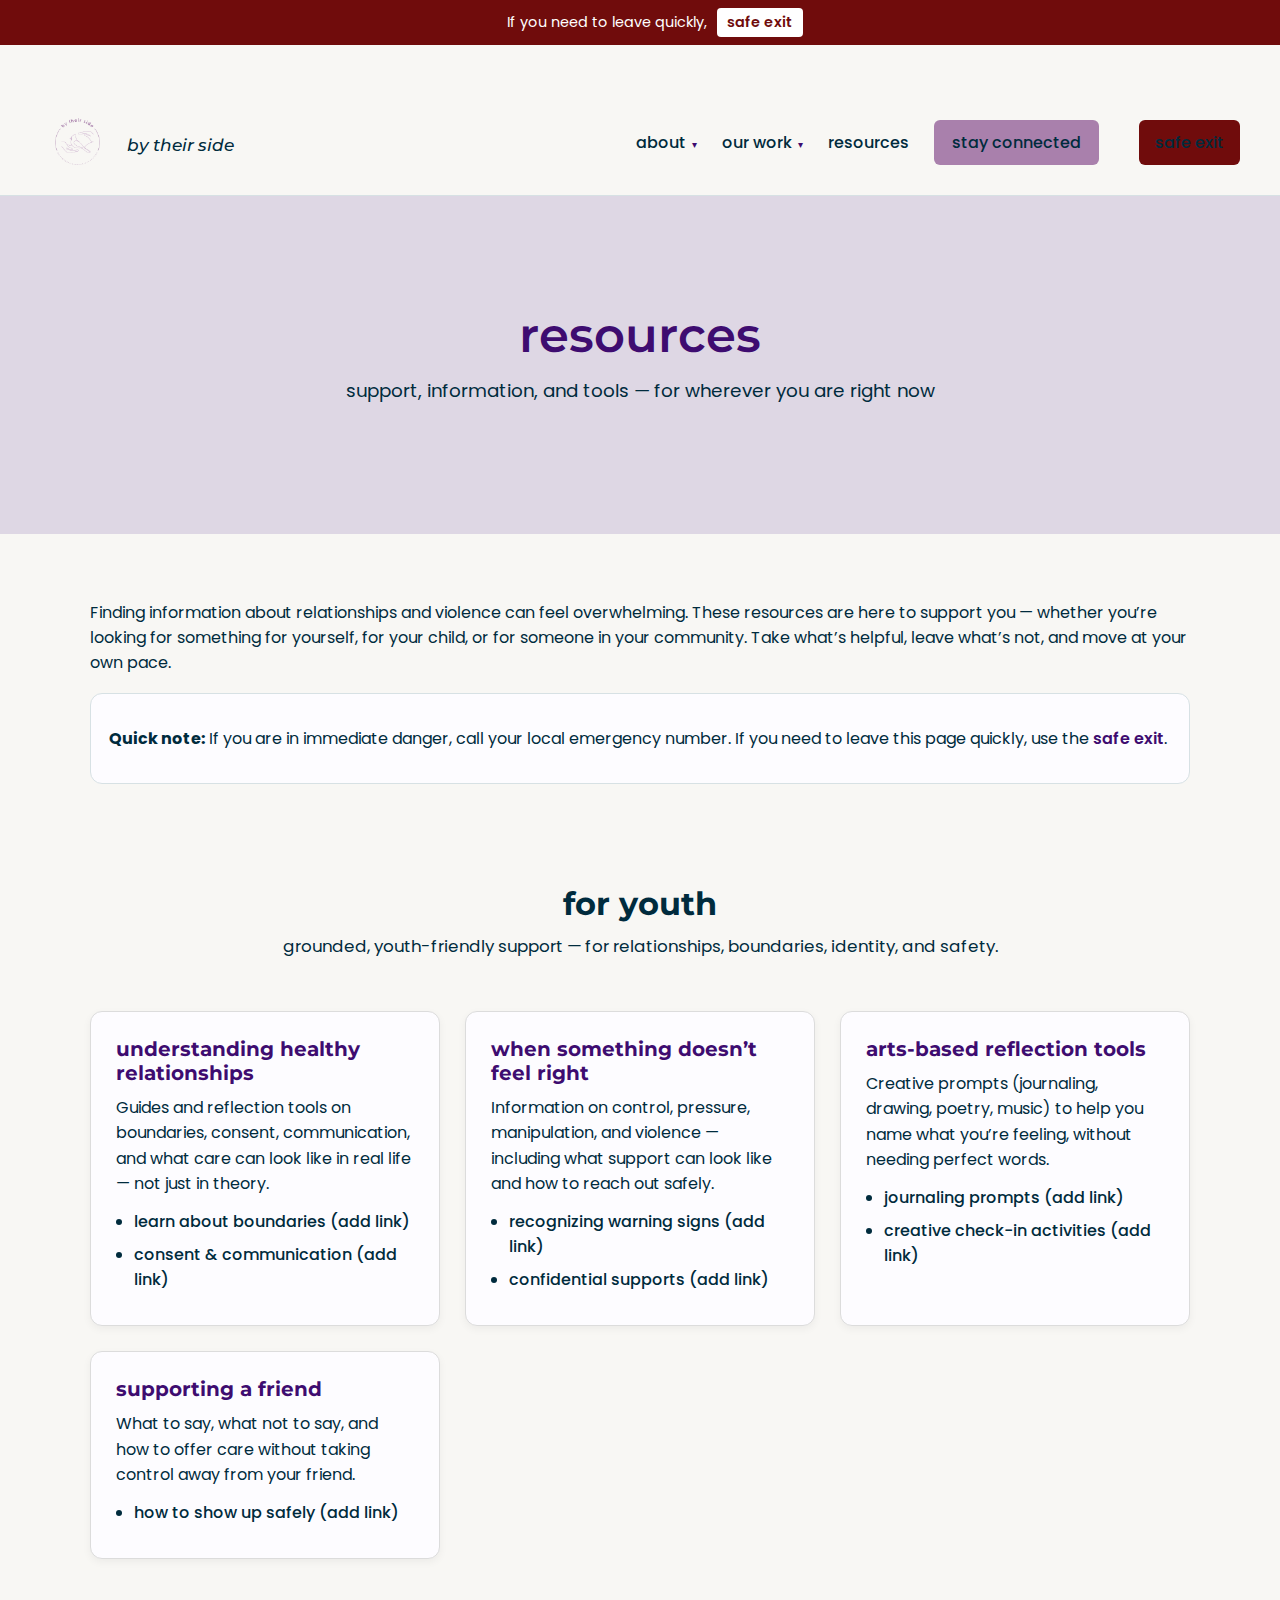
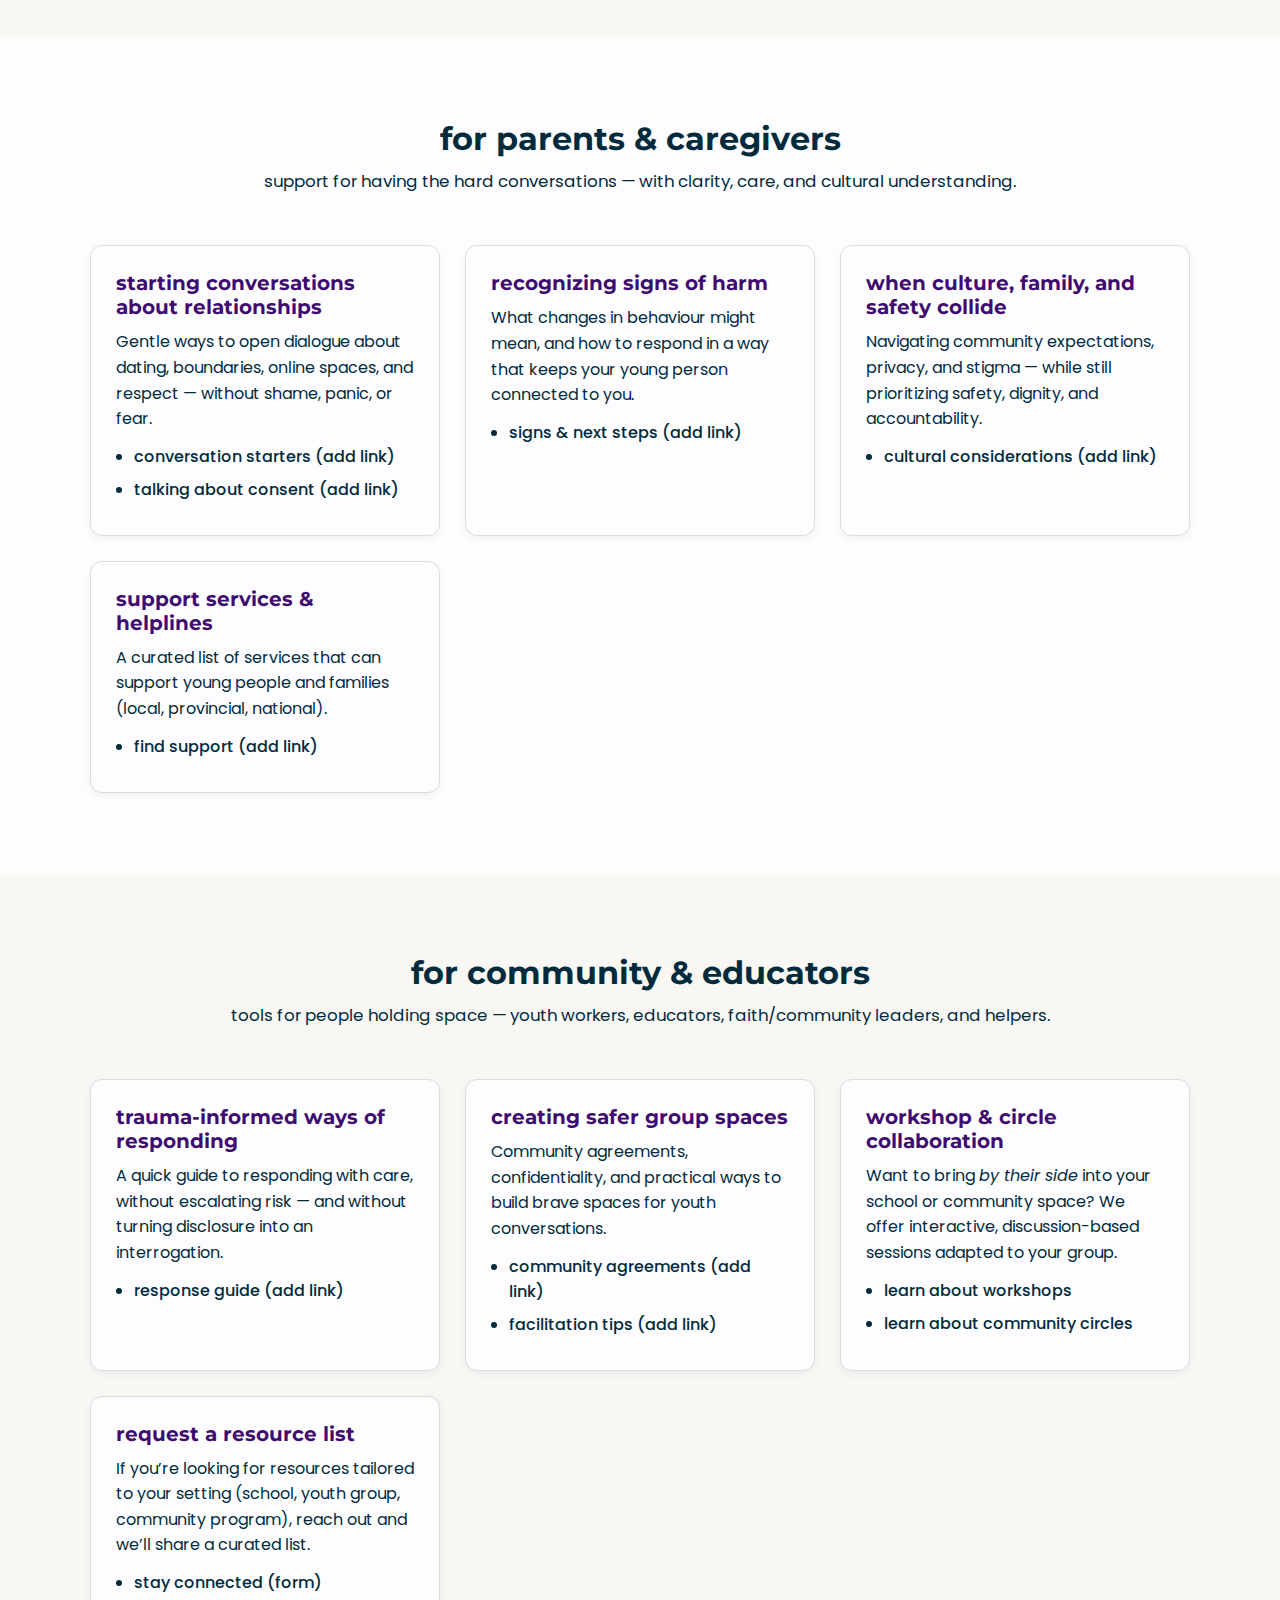
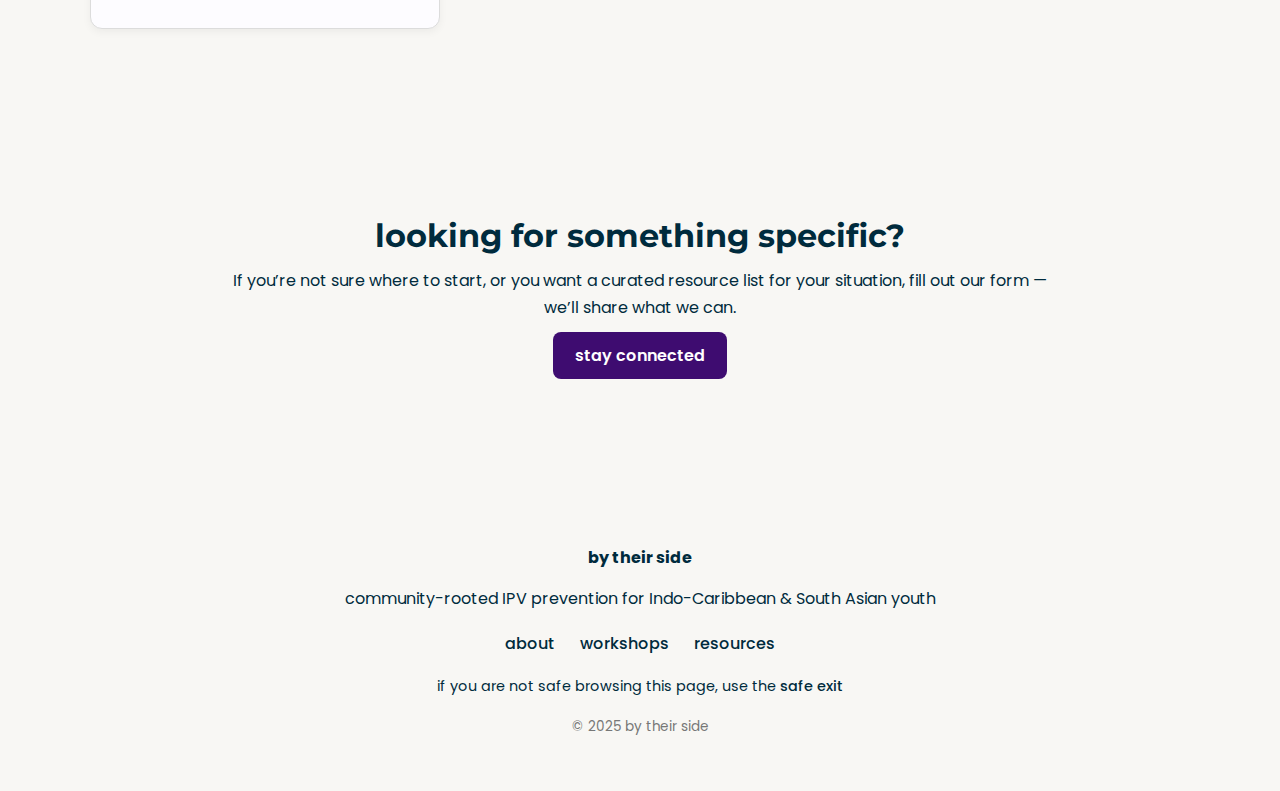
<file: resources.html>
<!DOCTYPE html>
<html lang="en">
<head>
  <meta charset="UTF-8" />
  <meta name="viewport" content="width=device-width, initial-scale=1.0" />
  <title>resources — by their side</title>

  <link href="https://fonts.googleapis.com/css2?family=Poppins:wght@300;400;600&family=Montserrat:wght@300;400;600&display=swap" rel="stylesheet">
  <link rel="stylesheet" href="styles.css">
</head>

<body class="page-resources">

  <!-- SAFETY BAR -->
  <div class="safety-bar">
    <span>If you need to leave quickly,</span>
    <a href="https://www.google.com" target="_blank" rel="noopener">safe exit</a>
  </div>

  <!-- HEADER -->
  <header>
    <a href="index.html" class="brand">
      <img src="assets/by-their-side-logo.png" alt="by their side logo" class="brand-logo">
      <span class="brand-text"><em>by their side</em></span>
    </a>

    <!-- Desktop navigation -->
    <nav class="desktop-nav" aria-label="Main Navigation">

      <!-- ABOUT (our people removed) -->
      <div class="dropdown">
        <a href="#">about</a>
        <div class="dropdown-content">
          <a href="about.html">our story</a>
          <a href="vision.html">our vision</a>
        </div>
      </div>

      <div class="dropdown">
        <a href="#">our work</a>
        <div class="dropdown-content">
          <a href="circles.html">community circles</a>
          <a href="workshops.html">workshops</a>
        </div>
      </div>

      <!-- RESOURCES (now points to this hub page) -->
      <a href="resources.html">resources</a>

      <a class="cta-btn" href="https://forms.gle/6LntV6TC6Eu5mDzo9" target="_blank" rel="noopener">stay connected</a>
      <a class="safe-exit" href="https://www.google.com" target="_blank" rel="noopener">safe exit</a>
    </nav>

    <!-- MOBILE MENU BUTTON -->
    <button class="mobile-menu-btn" aria-label="Open Menu">
      <span></span><span></span><span></span>
    </button>

    <!-- MOBILE NAV MENU -->
    <nav class="mobile-nav" aria-label="Mobile Navigation">
      <button class="close-mobile-nav" aria-label="Close Menu">&times;</button>

      <!-- ABOUT -->
      <p class="mobile-section-title">about</p>
      <a href="about.html">our story</a>
      <a href="vision.html">our vision</a>

      <hr>

      <!-- OUR WORK -->
      <p class="mobile-section-title">our work</p>
      <a href="circles.html">community circles</a>
      <a href="workshops.html">workshops</a>

      <hr>

      <!-- RESOURCES -->
      <p class="mobile-section-title">resources</p>
      <a href="#youth">for youth</a>
      <a href="#parents">for parents & caregivers</a>
      <a href="#community">for community & educators</a>

      <hr>

      <!-- BUTTONS -->
      <a class="cta-btn" href="https://forms.gle/6LntV6TC6Eu5mDzo9" target="_blank" rel="noopener">stay connected</a>
      <a class="safe-exit" href="https://www.google.com" target="_blank" rel="noopener">safe exit</a>
    </nav>
  </header>

  <!-- HERO -->
  <section class="page-hero">
    <h1>resources</h1>
    <p class="resources-subtitle">
      support, information, and tools — for wherever you are right now
    </p>
  </section>

  <!-- INTRO -->
  <section class="resources-intro">
    <div class="resources-container">
      <p>
        Finding information about relationships and violence can feel overwhelming.
        These resources are here to support you — whether you’re looking for something for yourself,
        for your child, or for someone in your community. Take what’s helpful, leave what’s not,
        and move at your own pace.
      </p>

      <div class="resources-note">
        <p>
          <strong>Quick note:</strong> If you are in immediate danger, call your local emergency number.
          If you need to leave this page quickly, use the <a href="https://www.google.com" target="_blank" rel="noopener">safe exit</a>.
        </p>
      </div>
    </div>
  </section>

  <!-- FOR YOUTH -->
  <section id="youth" class="resources-section">
    <div class="resources-container">
      <div class="resources-heading">
        <h2>for youth</h2>
        <p class="resources-lede">
          grounded, youth-friendly support — for relationships, boundaries, identity, and safety.
        </p>
      </div>

      <div class="resources-grid">
        <div class="card resource-card">
          <h3>understanding healthy relationships</h3>
          <p>
            Guides and reflection tools on boundaries, consent, communication, and what care can look like
            in real life — not just in theory.
          </p>
          <ul class="resource-links">
            <li><a href="#" target="_blank" rel="noopener">learn about boundaries (add link)</a></li>
            <li><a href="#" target="_blank" rel="noopener">consent & communication (add link)</a></li>
          </ul>
        </div>

        <div class="card resource-card">
          <h3>when something doesn’t feel right</h3>
          <p>
            Information on control, pressure, manipulation, and violence — including what support can look like
            and how to reach out safely.
          </p>
          <ul class="resource-links">
            <li><a href="#" target="_blank" rel="noopener">recognizing warning signs (add link)</a></li>
            <li><a href="#" target="_blank" rel="noopener">confidential supports (add link)</a></li>
          </ul>
        </div>

        <div class="card resource-card">
          <h3>arts-based reflection tools</h3>
          <p>
            Creative prompts (journaling, drawing, poetry, music) to help you name what you’re feeling,
            without needing perfect words.
          </p>
          <ul class="resource-links">
            <li><a href="#" target="_blank" rel="noopener">journaling prompts (add link)</a></li>
            <li><a href="#" target="_blank" rel="noopener">creative check-in activities (add link)</a></li>
          </ul>
        </div>

        <div class="card resource-card">
          <h3>supporting a friend</h3>
          <p>
            What to say, what not to say, and how to offer care without taking control away from your friend.
          </p>
          <ul class="resource-links">
            <li><a href="#" target="_blank" rel="noopener">how to show up safely (add link)</a></li>
          </ul>
        </div>
      </div>
    </div>
  </section>

  <!-- FOR PARENTS -->
  <section id="parents" class="resources-section alt-bg">
    <div class="resources-container">
      <div class="resources-heading">
        <h2>for parents & caregivers</h2>
        <p class="resources-lede">
          support for having the hard conversations — with clarity, care, and cultural understanding.
        </p>
      </div>

      <div class="resources-grid">
        <div class="card resource-card">
          <h3>starting conversations about relationships</h3>
          <p>
            Gentle ways to open dialogue about dating, boundaries, online spaces, and respect — without shame,
            panic, or fear.
          </p>
          <ul class="resource-links">
            <li><a href="#" target="_blank" rel="noopener">conversation starters (add link)</a></li>
            <li><a href="#" target="_blank" rel="noopener">talking about consent (add link)</a></li>
          </ul>
        </div>

        <div class="card resource-card">
          <h3>recognizing signs of harm</h3>
          <p>
            What changes in behaviour might mean, and how to respond in a way that keeps your young person
            connected to you.
          </p>
          <ul class="resource-links">
            <li><a href="#" target="_blank" rel="noopener">signs & next steps (add link)</a></li>
          </ul>
        </div>

        <div class="card resource-card">
          <h3>when culture, family, and safety collide</h3>
          <p>
            Navigating community expectations, privacy, and stigma — while still prioritizing safety, dignity,
            and accountability.
          </p>
          <ul class="resource-links">
            <li><a href="#" target="_blank" rel="noopener">cultural considerations (add link)</a></li>
          </ul>
        </div>

        <div class="card resource-card">
          <h3>support services & helplines</h3>
          <p>
            A curated list of services that can support young people and families (local, provincial, national).
          </p>
          <ul class="resource-links">
            <li><a href="#" target="_blank" rel="noopener">find support (add link)</a></li>
          </ul>
        </div>
      </div>
    </div>
  </section>

  <!-- FOR COMMUNITY / EDUCATORS -->
  <section id="community" class="resources-section">
    <div class="resources-container">
      <div class="resources-heading">
        <h2>for community & educators</h2>
        <p class="resources-lede">
          tools for people holding space — youth workers, educators, faith/community leaders, and helpers.
        </p>
      </div>

      <div class="resources-grid">
        <div class="card resource-card">
          <h3>trauma-informed ways of responding</h3>
          <p>
            A quick guide to responding with care, without escalating risk — and without turning disclosure into
            an interrogation.
          </p>
          <ul class="resource-links">
            <li><a href="#" target="_blank" rel="noopener">response guide (add link)</a></li>
          </ul>
        </div>

        <div class="card resource-card">
          <h3>creating safer group spaces</h3>
          <p>
            Community agreements, confidentiality, and practical ways to build brave spaces for youth conversations.
          </p>
          <ul class="resource-links">
            <li><a href="#" target="_blank" rel="noopener">community agreements (add link)</a></li>
            <li><a href="#" target="_blank" rel="noopener">facilitation tips (add link)</a></li>
          </ul>
        </div>

        <div class="card resource-card">
          <h3>workshop & circle collaboration</h3>
          <p>
            Want to bring <em>by their side</em> into your school or community space? We offer interactive,
            discussion-based sessions adapted to your group.
          </p>
          <ul class="resource-links">
            <li><a href="workshops.html">learn about workshops</a></li>
            <li><a href="circles.html">learn about community circles</a></li>
          </ul>
        </div>

        <div class="card resource-card">
          <h3>request a resource list</h3>
          <p>
            If you’re looking for resources tailored to your setting (school, youth group, community program),
            reach out and we’ll share a curated list.
          </p>
          <ul class="resource-links">
            <li><a href="https://forms.gle/6LntV6TC6Eu5mDzo9" target="_blank" rel="noopener">stay connected (form)</a></li>
          </ul>
        </div>
      </div>
    </div>
  </section>

  <!-- CTA BAND -->
  <section class="resources-cta">
    <div class="resources-container">
      <h2>looking for something specific?</h2>
      <p>
        If you’re not sure where to start, or you want a curated resource list for your situation,
        fill out our form — we’ll share what we can.
      </p>
      <a href="https://forms.gle/6LntV6TC6Eu5mDzo9" target="_blank" rel="noopener" class="hero-btn primary-btn">
        stay connected
      </a>
    </div>
  </section>

  <!-- FOOTER -->
  <footer>
    <div class="footer-section">
      <p><strong>by their side</strong></p>
      <p>community-rooted IPV prevention for Indo-Caribbean & South Asian youth</p>
    </div>

    <div class="footer-links">
      <a href="about.html">about</a>
      <a href="workshops.html">workshops</a>
      <a href="resources.html">resources</a>
    </div>

    <p class="footer-safety">
      if you are not safe browsing this page, use the
      <a href="https://www.google.com" target="_blank" rel="noopener">safe exit</a>
    </p>

    <p class="footer-copy">© 2025 by their side</p>
  </footer>

  <script src="script.js"></script>
</body>
</html>
</file>
<file: styles.css>
/* =========================================
   ROOT VARIABLES
========================================= */

:root {
  --navy: #002b3d;
  --purple: #3e0c70;
  --maroon: #700c0c;
  --blue-grey: #8ba6b1;
  --soft-purple: #a980ac;
  --blush: #ebc2b9;
  --off-white: #f8f7f4;
  --near-white: #fdfcff;
  --cream: #fef3ea;
}


/* =========================================
   GLOBAL STYLES
========================================= */

body {
  margin: 0;
  padding-top: 90px; /* makes room for safety bar + header */
  font-family: 'Poppins', sans-serif;
  background-color: var(--off-white);
  color: var(--navy);
}

img {
  height: 60px;
  display: block;
}

h1, h2, h3 {
  font-family: 'Montserrat', sans-serif;
}

.content-section {
  padding: 60px 20px;
  max-width: 1100px;
  margin: auto;
}

h2 {
  text-align: center;
  margin-bottom: 40px;
  font-size: 2rem;
  color: var(--purple);
}


/* =========================================
   SAFETY BAR (Always Fixed at Top)
========================================= */

.safety-bar {
  position: fixed;
  top: 0;
  left: 0;
  width: 100%;
  background-color: var(--maroon);
  color: white;
  padding: 8px 15px;
  font-size: 0.9rem;
  display: flex;
  justify-content: center;
  align-items: center;
  gap: 10px;
  z-index: 3000; /* above everything */
}

.safety-bar a {
  background-color: white;
  color: var(--maroon);
  padding: 4px 10px;
  border-radius: 4px;
  text-decoration: none;
  font-weight: 600;
}

.safety-bar a:hover {
  opacity: 0.85;
}


/* =========================================
   HEADER + NAVIGATION (DESKTOP)
========================================= */

header {
  background-color: var(--off-white);
  padding: 15px 40px;
  display: flex;
  align-items: center;
  justify-content: space-between;
  border-bottom: 1px solid #d7e1e4;
  position: sticky;
  top: 36px; /* sits directly below safety bar */
  z-index: 2000;
}

.desktop-nav {
  display: flex;
  align-items: center;
  gap: 25px;
  font-size: 1rem;
}

.desktop-nav a {
  text-decoration: none;
  color: var(--navy);
  font-weight: 500;
  transition: 0.2s ease;
}

.desktop-nav a:hover {
  color: var(--purple);
}

/* =========================================
   DROPDOWNS — CLICK TO OPEN
========================================= */

.dropdown {
  position: relative;
}

.dropdown > a {
  position: relative;
  cursor: pointer;            /* indicates it can be clicked */
}

.dropdown > a::after {
  content: " ▾";
  font-size: 0.65rem;
  margin-left: 3px;
  color: var(--purple);
}

/* Dropdown panel (hidden by default) */
.dropdown-content {
  display: none;
  position: absolute;
  left: 0;
  top: 100%;
  width: 180px;
  background-color: var(--off-white);
  border: 1px solid var(--soft-purple);
  border-radius: 8px;
  box-shadow: 0 3px 8px rgba(62, 12, 112, 0.10);
  padding: 8px 0;
  z-index: 2500;
}

/* Items */
.dropdown-content a {
  display: block;
  padding: 12px 16px;
  font-size: 0.9rem;
  color: var(--navy);
  text-decoration: none;
  transition: 0.25s ease;
}

/* Hover on items */
.dropdown-content a:hover {
  background-color: var(--soft-purple);
  color: white;
}

/* Show when JS adds .open */
.dropdown.open .dropdown-content {
  display: block;
}

/* =========================================
   BRAND (Logo + Text)
========================================= */

.brand {
  display: flex;
  align-items: center;
  gap: 12px;
  text-decoration: none;
}

.brand-logo {
  height: 75px;            /* BIGGER LOGO */
  width: auto;
}

.brand-text {
  font-family: 'Montserrat', sans-serif;
  font-size: 1.05rem;      /* SMALLER TEXT */
  font-weight: 500;
  color: var(--navy);       /* or var(--purple) if you prefer */
  letter-spacing: -0.2px;
  margin-top: 4px;          /* aligns text optically with logo */
}

@media (max-width: 768px) {
  .brand-logo {
    height: 60px;          /* Slightly smaller for mobile */
  }

  .brand-text {
    font-size: 0.95rem;    /* mobile-friendly */
  }
}

/* =========================================
   BUTTONS
========================================= */

.cta-btn {
  background-color: var(--soft-purple);
  color: cream;
  padding: 10px 18px;
  border-radius: 6px;
  text-decoration: none;
  font-weight: 600;
  transition: 0.25s ease;
}

.cta-btn:hover {
  background-color: var(--soft-purple);
}

.safe-exit {
  background-color: var(--maroon);
  color: cream;
  padding: 10px 16px;
  border-radius: 6px;
  text-decoration: none;
  font-weight: 600;
  margin-left: 15px;
  transition: 0.25s ease;
}

.safe-exit:hover {
  background-color: #9b1f1f;
}


/* =========================================
   HERO SECTION (Solid Background)
========================================= */

.hero {
  text-align: center;
  padding: 140px 20px;
  background-color: #ded7e4; /* solid color, no gradient */
  color: var(--purple);
}

.hero h1 {
  font-size: 3.3rem;
  margin-bottom: 12px;
}

.hero p {
  font-size: 1.25rem;
  max-width: 700px;
  margin: auto;
  font-weight: 400;
  color: var(--navy);
}


/* ---------- HERO CTA BUTTONS ---------- */

.hero-cta {
  margin-top: 30px;
  display: flex;
  justify-content: center;
  gap: 20px;
  flex-wrap: wrap;
}

.hero-btn {
  text-decoration: none;
  padding: 12px 22px;
  border-radius: 8px;
  font-weight: 600;
  font-size: 1rem;
  transition: 0.25s ease;
}

/* Primary CTA */
.primary-btn {
  background-color: var(--purple);
  color: white;
}

.primary-btn:hover {
  background-color: var(--soft-purple);
}

/* Secondary CTA */
.secondary-btn {
  background-color: transparent;
  border: 2px solid var(--purple);
  color: var(--purple);
}

.secondary-btn:hover {
  background-color: var(--purple);
  color: white;
}


/* =========================================
   PAGE-SPECIFIC HERO COLOURS
========================================= */
.page-hero {
  padding: 110px 20px;       /* restores big spacing */
  text-align: center;
  background-color: #fef3ea; /* stays page-specific */
  margin: 0;                 /* ensure no extra gaps */
}

.page-hero h1 {
  font-family: 'Montserrat', sans-serif;
  font-size: 3rem;           /* larger again */
  margin: 0;
  color: var(--purple);
  font-weight: 600;
}

/* OUR STORY (about.html) */
.page-about .page-hero {
  background-color: #fef3ea; /* soft peach */
}

/* OUR PEOPLE */
.page-people .page-hero {
  background-color: #ebc2b9; /* rose nude */
}

/* OUR VISION */
.page-vision .page-hero {
  background-color: #a980ac; /* lavender */
}

/* COMMUNITY CIRCLES */
.page-circles .page-hero {
  background-color: #8ba6b1; /* blue-grey */
}

/* WORKSHOPS */
.page-workshops .page-hero {
  background-color: #f8f7f4; /* off-white */
}

/* YOUTH RESOURCES */
.page-youth .page-hero {
  background-color: #ded7e4; /* soft lavender-grey */
}

/* PARENT RESOURCES */
.page-parents .page-hero {
  background-color: #a980ac; /* lavender */
}

/* COMMUNITY RESOURCES */
.page-community .page-hero {
  background-color: #fef3ea; /* peach */
}
/* WRAPPER — full-width peach strip */
.tagline-wrapper {
  background-color: #fef3ea;   /* same as hero */
  padding: 16px 0 40px 0;      /* space above + below text */
  margin: 0;                   /* IMPORTANT: no margins */
  width: 100%;
}

/* TAGLINE TEXT */
.hero-tagline {
  text-align: center;
  margin: 0;                   /* IMPORTANT: no top/bottom margin */
  font-size: 1.15rem;
  max-width: 900px;
  margin-left: auto;
  margin-right: auto;
  line-height: 1.5;
  padding: 0 20px;
}

/* Base text colour */
.hero-tagline .bts-text {
  color: var(--blue-grey);     /* #8ba6b1 */
}

/* Highlighted words */
.hero-tagline .highlight-1 {
  color: var(--purple);
  font-weight: 700;
}
.hero-tagline .highlight-2 {
  color: var(--maroon);
  font-weight: 700;
}
.hero-tagline .highlight-3 {
  color: var(--navy);
  font-weight: 700;
}


/* =========================================
   GRID + CARD COMPONENTS
========================================= */

.grid {
  display: grid;
  gap: 25px;
  grid-template-columns: repeat(auto-fit, minmax(250px, 1fr));
  padding: 20px 0;
}

.card {
  background-color: var(--near-white);
  border: 1px solid #dcdcdc;
  padding: 25px;
  border-radius: 12px;
  box-shadow: 0 3px 8px rgba(0,0,0,0.05);
  transition: 0.25s ease;
}

.card:hover {
  transform: translateY(-4px);
  box-shadow: 0 6px 14px rgba(0,0,0,0.08);
}

.card h3 {
  color: var(--purple);
  margin-bottom: 10px;
  font-size: 1.4rem;
}

.card p {
  color: var(--navy);
  line-height: 1.5;
}


/* =========================================
   FOOTER
========================================= */

footer {
  background-color: var(--off-white);
  padding: 40px;
  text-align: center;
  border-top: 1px solid #f8f7f4;
  margin-top: 20px;
}

.footer-links {
  margin: 20px 0;
  display: flex;
  justify-content: center;
  gap: 25px;
}

footer a {
  color: var(--navy);
  text-decoration: none;
  font-weight: 500;
}

footer a:hover {
  color: var(--purple);
}

.footer-safety {
  margin-top: 20px;
  font-size: 0.9rem;
}

.footer-copy {
  margin-top: 20px;
  font-size: 0.85rem;
  color: #777;
}


/* =========================================
   MOBILE NAV (Fix z-index so X is visible)
========================================= */

.mobile-menu-btn {
  display: none;
  flex-direction: column;
  gap: 5px;
  background: none;
  border: none;
  cursor: pointer;
}

.mobile-menu-btn span {
  width: 28px;
  height: 3px;
  background-color: var(--navy);
  border-radius: 3px;
}

.mobile-nav {
  position: fixed;
  top: 0;
  right: -100%;
  height: 100vh;
  width: 260px;
  background-color: var(--off-white);
  display: flex;
  flex-direction: column;
  padding: 30px 25px;
  box-shadow: -3px 0 10px rgba(0,0,0,0.15);
  transition: 0.35s ease;
  pointer-events: none;

  z-index: 4000; /* FIX: sit above the safety bar */
}

.mobile-nav.open {
  right: 0;
  pointer-events: auto;
  z-index: 4000; /* keep it fully above */
}

.close-mobile-nav {
  font-size: 2rem;
  background: none;
  border: none;
  align-self: flex-end;
  color: var(--purple);
  font-weight: 700;
  cursor: pointer;
  margin-bottom: 10px;

  z-index: 4500; /* FIX: always visible */
}

.close-mobile-nav:hover {
  color: var(--soft-purple);
}


/* =========================================
   RESPONSIVE BREAKPOINTS
========================================= */

@media (max-width: 900px) {
  header {
    padding: 15px 20px;
  }

  img {
    height: 50px;
  }

  .desktop-nav {
    gap: 18px;
  }
}

@media (max-width: 700px) {
  .desktop-nav {
    display: none;
  }

  .mobile-menu-btn {
    display: flex;
  }

  .hero h1 {
    font-size: 2.4rem;
  }

  .hero p {
    font-size: 1.05rem;
  }

  .page-hero h1 {
    font-size: 1.9rem;
  }
}
/* =========================================
   MOBILE NAV BUTTONS (Fix alignment + spacing)
========================================= */

.mobile-nav .cta-btn,
.mobile-nav .safe-exit {
  width: 100%;
  display: block;
  text-align: center;
  margin: 8px 0;        /* space between buttons */
  padding: 14px 0;
  border-radius: 8px;
  font-size: 1rem;
  font-weight: 600;
}

/* Make sure text stays white */
.mobile-nav .cta-btn {
  background-color: var(--purple);
  color: white !important;
}

.mobile-nav .safe-exit {
  background-color: var(--maroon);
  color: white !important;
}

/* Add space above buttons */
.mobile-nav hr:last-of-type {
  margin-bottom: 15px;
}
.mobile-section-title {
  margin-top: 15px;
  margin-bottom: 6px;
  font-size: 0.95rem;
  font-weight: 600;
  color: var(--purple);
  padding-left: 2px;
}
body {
  margin: 0;
  padding-top: 90px; /* makes consistent space below safety bar */
}
/* =========================================
   OUR STORY PAGE
========================================= */

.story-section {
  background-color: var(--cream) !important;
  margin-top: 0;
  padding-top: 60px;
  padding-bottom: 120px;
  padding-left: 80px;
  padding-right: 40px;
}



.story-grid {
  display: grid;
  grid-template-columns: 1fr 1fr;
  gap: 50px;
  align-items: start;
}

.story-text h2 {
  font-family: 'Montserrat', sans-serif;
  color: var(--navy);
  margin-bottom: 20px;
  font-size: 1.8rem;
}

.vision-heading {
  margin-top: 45px;
}

.story-text p {
  font-size: 1.05rem;
  line-height: 1.65;
  margin-bottom: 18px;
  color: #002b3d;
}

.story-image img {
  width: 100%;
  border-radius: 12px;
  object-fit: cover;
}

/* Mobile Responsive */
@media (max-width: 900px) {
  .story-grid {
    grid-template-columns: 1fr;
  }

  .story-image {
    margin-top: 30px;
  }
}
/* =========================================
   COMMUNITY CIRCLES PAGE
========================================= */

.circles-section {
  background-color: var(--off-white);
  padding: 60px 40px 100px;
  margin-top: 0;
}

.circles-grid {
  max-width: 1100px;
  margin: 0 auto;
  display: grid;
  grid-template-columns: 2fr 1fr;
  gap: 40px;
  align-items: flex-start;
}

.circles-main h2 {
  font-family: 'Montserrat', sans-serif;
  font-size: 1.9rem;
  color: var(--navy);
  margin-bottom: 15px;
}

.circles-subheading {
  margin-top: 40px;
}

.circles-main p {
  font-size: 1.02rem;
  line-height: 1.7;
  margin-bottom: 16px;
  color: var(--navy);
}

.circles-list {
  padding-left: 20px;
  margin-top: 10px;
}

.circles-list li {
  margin-bottom: 8px;
}

.circles-sidebar {
  display: flex;
  flex-direction: column;
  gap: 18px;
}

.circles-card h3 {
  margin-top: 0;
  margin-bottom: 10px;
}

.circles-card ul {
  padding-left: 18px;
  margin: 8px 0 0;
}

.circles-card li {
  margin-bottom: 6px;
}

.circles-cta-card p {
  margin-bottom: 16px;
}

.circles-cta-card .hero-btn {
  width: 100%;
  text-align: center;
}

/* Responsive */
@media (max-width: 900px) {
  .circles-section {
    padding: 40px 20px 80px;
  }

  .circles-grid {
    grid-template-columns: 1fr;
  }

  .circles-sidebar {
    gap: 16px;
  }
}

/* =========================================
   WORKSHOPS PAGE
========================================= */

.page-workshops .page-hero {
  background-color: var(--blush); /* soft warm tone */
}

.workshop-tagline {
  margin-top: 10px;
  font-size: 1.2rem;
  max-width: 700px;
  margin-left: auto;
  margin-right: auto;
  color: var(--navy);
  font-weight: 400;
}

/* Section layout */
.workshops-section {
  padding: 80px 20px;
  background-color: var(--off-white);
}

.alt-bg {
  background-color: var(--near-white);
}

.workshops-container {
  max-width: 900px;
  margin: 0 auto;
}

.workshops-section h2 {
  font-size: 1.9rem;
  margin-bottom: 20px;
  font-family: 'Montserrat', sans-serif;
  color: var(--navy);
}

.workshops-container p {
  font-size: 1.05rem;
  line-height: 1.7;
  color: var(--navy);
}

.workshops-list {
  font-size: 1.05rem;
  line-height: 1.75;
  color: var(--navy);
  padding-left: 20px;
}

.workshops-list li {
  margin-bottom: 12px;
}

/* CTA section */
.cta-section {
  text-align: center;
  padding-top: 40px;
  padding-bottom: 100px;
}

.cta-section .hero-btn {
  font-size: 1.1rem;
  padding: 14px 26px;
}

/* Mobile adjustments */
@media (max-width: 768px) {
  .workshops-section {
    padding: 60px 20px;
  }

  .workshops-section h2 {
    font-size: 1.6rem;
  }

  .workshop-tagline {
    font-size: 1.05rem;
  }
}
/* =========================================
   RESOURCES PAGE
========================================= */

.page-resources .page-hero {
  background-color: var(--ded7e4, #ded7e4); /* safe fallback if custom */
}

/* Subtitle under hero title */
.resources-subtitle {
  margin-top: 12px;
  font-size: 1.15rem;
  max-width: 800px;
  margin-left: auto;
  margin-right: auto;
  color: var(--navy);
  line-height: 1.6;
}

.resources-intro {
  background-color: var(--off-white);
  padding: 50px 20px 20px;
}

.resources-container {
  max-width: 1100px;
  margin: 0 auto;
}

.resources-note {
  margin-top: 18px;
  background: var(--near-white);
  border: 1px solid #d7e1e4;
  border-radius: 12px;
  padding: 16px 18px;
}

.resources-note a {
  color: var(--purple);
  font-weight: 600;
  text-decoration: none;
}

.resources-note a:hover {
  text-decoration: underline;
}

.resources-section {
  padding: 80px 20px;
  background-color: var(--off-white);
}

.resources-section.alt-bg {
  background-color: var(--near-white);
}

.resources-heading {
  text-align: center;
  margin-bottom: 40px;
}

.resources-heading h2 {
  font-family: 'Montserrat', sans-serif;
  font-size: 2rem;
  margin: 0 0 10px;
  color: var(--navy);
}

.resources-lede {
  margin: 0 auto;
  max-width: 850px;
  font-size: 1.05rem;
  line-height: 1.65;
  color: var(--navy);
}

.resources-grid {
  display: grid;
  gap: 25px;
  grid-template-columns: repeat(auto-fit, minmax(260px, 1fr));
  padding: 10px 0 0;
}

.resource-card h3 {
  margin-top: 0;
  margin-bottom: 10px;
  color: var(--purple);
  font-size: 1.25rem;
}

.resource-card p {
  margin: 0 0 12px;
  line-height: 1.6;
  color: var(--navy);
}

.resource-links {
  margin: 0;
  padding-left: 18px;
}

.resource-links li {
  margin-bottom: 8px;
}

.resource-links a {
  color: var(--navy);
  text-decoration: none;
  font-weight: 500;
}

.resource-links a:hover {
  color: var(--purple);
  text-decoration: underline;
}

.resources-cta {
  padding: 80px 20px 100px;
  text-align: center;
  background-color: var(--off-white);
}

.resources-cta h2 {
  font-family: 'Montserrat', sans-serif;
  color: var(--navy);
  font-size: 2rem;
  margin-bottom: 12px;
}

.resources-cta p {
  max-width: 820px;
  margin: 0 auto 22px;
  line-height: 1.7;
  color: var(--navy);
}

/* Mobile */
@media (max-width: 768px) {
  .resources-section {
    padding: 60px 20px;
  }

  .resources-heading h2,
  .resources-cta h2 {
    font-size: 1.6rem;
  }

  .resources-subtitle {
    font-size: 1.02rem;
  }
}
</file>
